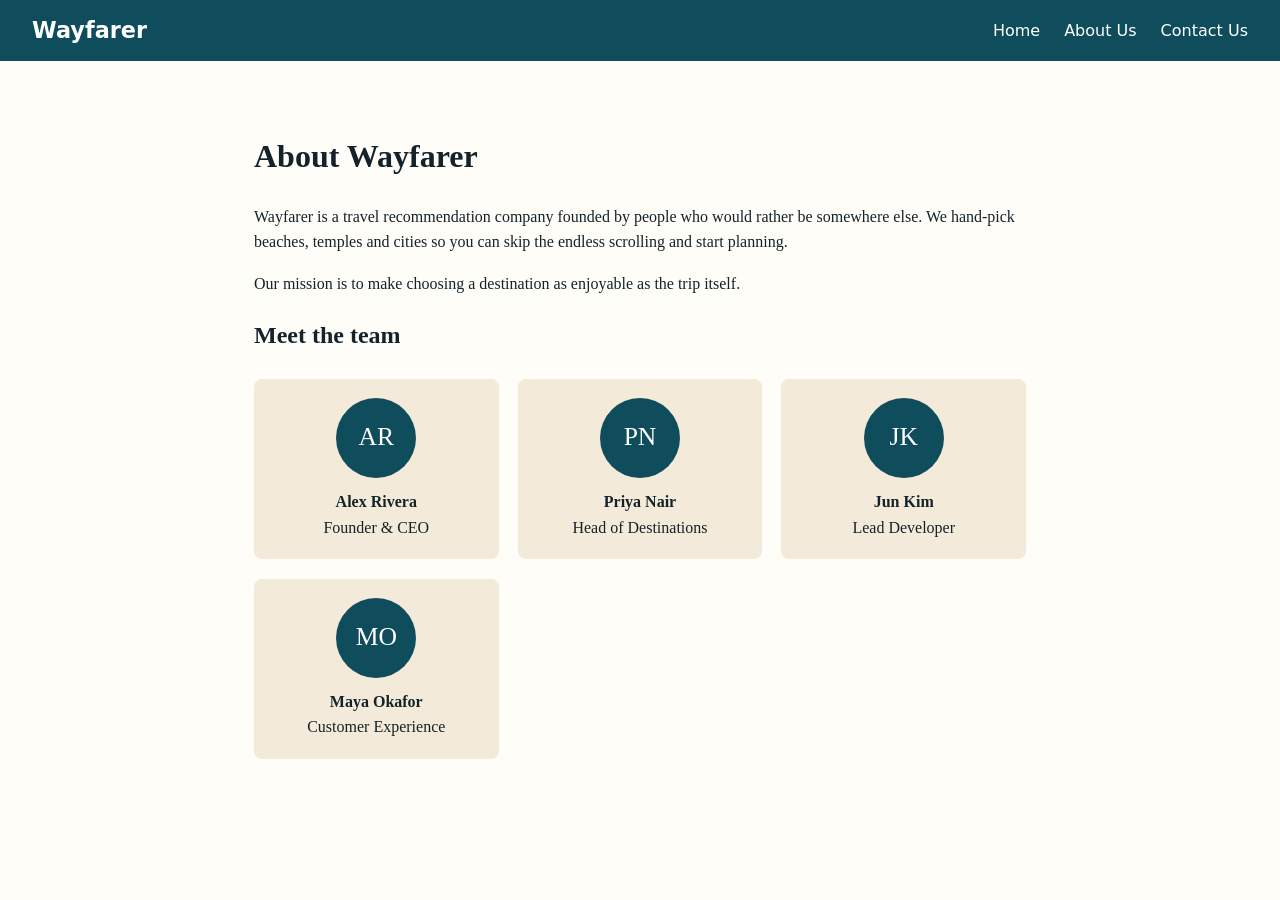
<file: about_us.html>
<!DOCTYPE html>
<html lang="en">
<head>
  <meta charset="UTF-8">
  <meta name="viewport" content="width=device-width, initial-scale=1">
  <title>Wayfarer | About Us</title>
  <link rel="stylesheet" href="style.css">
</head>
<body>
<nav>
  <a class="brand" href="travel_recommendation.html">Wayfarer</a>
  <a href="travel_recommendation.html">Home</a>
  <a href="about_us.html">About Us</a>
  <a href="contact_us.html">Contact Us</a>
</nav>
<main class="page">
  <h1>About Wayfarer</h1>
  <p>Wayfarer is a travel recommendation company founded by people who would rather be somewhere else. We hand-pick beaches, temples and cities so you can skip the endless scrolling and start planning.</p>
  <p>Our mission is to make choosing a destination as enjoyable as the trip itself.</p>
  <h2>Meet the team</h2>
  <div class="team">
    <div class="member"><div class="avatar">AR</div><strong>Alex Rivera</strong><br>Founder &amp; CEO</div>
    <div class="member"><div class="avatar">PN</div><strong>Priya Nair</strong><br>Head of Destinations</div>
    <div class="member"><div class="avatar">JK</div><strong>Jun Kim</strong><br>Lead Developer</div>
    <div class="member"><div class="avatar">MO</div><strong>Maya Okafor</strong><br>Customer Experience</div>
  </div>
</main>
</body>
</html>
</file>
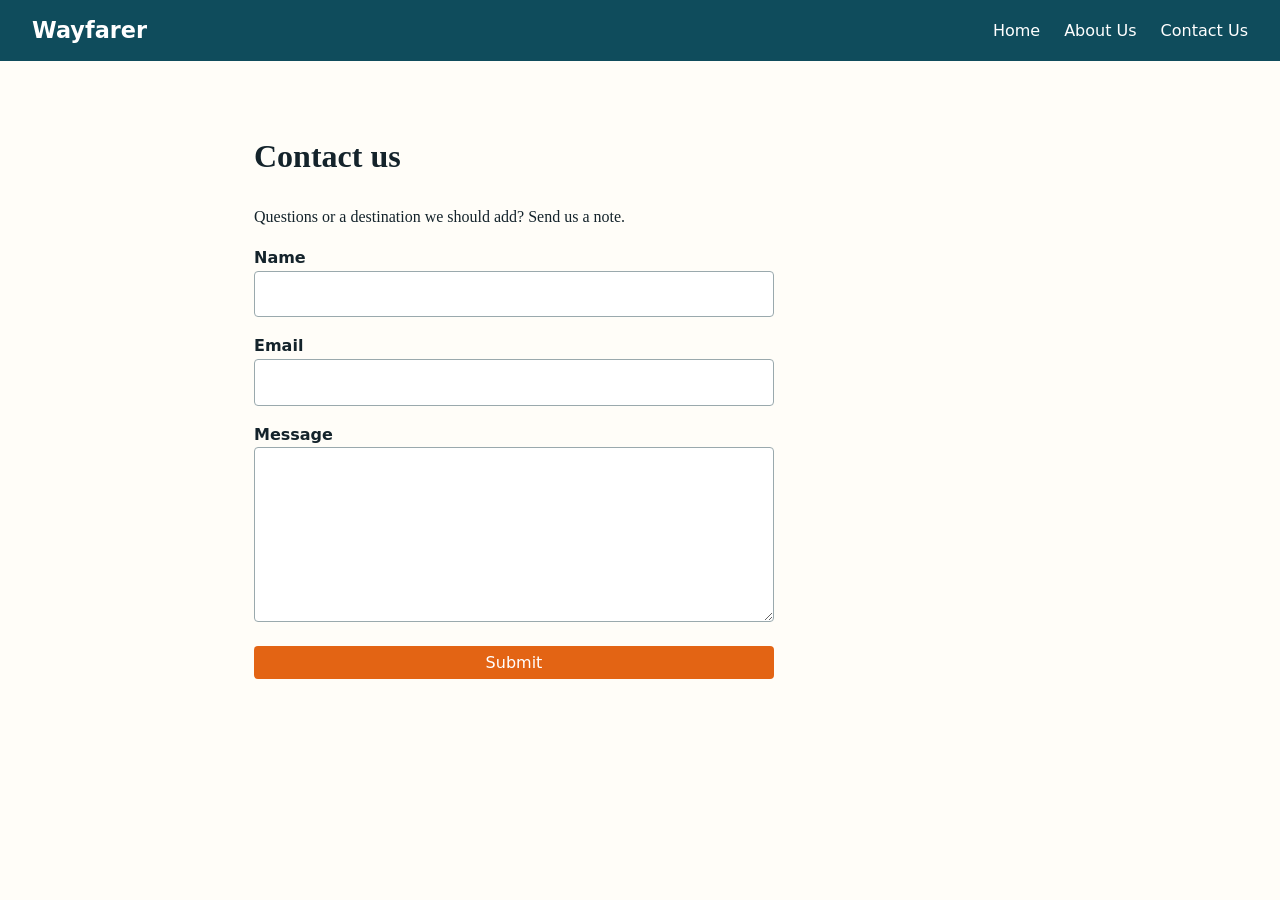
<file: contact_us.html>
<!DOCTYPE html>
<html lang="en">
<head>
  <meta charset="UTF-8">
  <meta name="viewport" content="width=device-width, initial-scale=1">
  <title>Wayfarer | Contact Us</title>
  <link rel="stylesheet" href="style.css">
</head>
<body>
<nav>
  <a class="brand" href="travel_recommendation.html">Wayfarer</a>
  <a href="travel_recommendation.html">Home</a>
  <a href="about_us.html">About Us</a>
  <a href="contact_us.html">Contact Us</a>
</nav>
<main class="page">
  <h1>Contact us</h1>
  <p>Questions or a destination we should add? Send us a note.</p>
  <form id="contactForm">
    <div><label for="name">Name</label><input type="text" id="name" name="name" required></div>
    <div><label for="email">Email</label><input type="email" id="email" name="email" required></div>
    <div><label for="message">Message</label><textarea id="message" name="message" rows="6" required></textarea></div>
    <button type="submit" class="btn">Submit</button>
  </form>
  <p id="thanks" role="status"></p>
</main>
<script>
document.getElementById('contactForm').addEventListener('submit', function (e) {
  e.preventDefault();
  document.getElementById('thanks').textContent = 'Thanks, ' + this.name.value + '! We will reply soon.';
  this.reset();
});
</script>
</body>
</html>
</file>
<file: style.css>
:root{--ink:#14232b;--sea:#0f4c5c;--sand:#f3ead9;--coral:#e36414;--paper:#fffdf8}
*{box-sizing:border-box}
body{margin:0;font-family:Georgia,"Times New Roman",serif;color:var(--ink);background:var(--paper);line-height:1.6}
nav{display:flex;flex-wrap:wrap;align-items:center;gap:1rem 1.5rem;padding:.8rem 2rem;background:var(--sea);color:#fff;position:sticky;top:0;z-index:10}
.brand{font-size:1.4rem;font-weight:bold;margin-right:auto;color:#fff;text-decoration:none}
nav a{color:#fff;text-decoration:none;font-family:system-ui,sans-serif}
nav a:hover,nav a:focus-visible{text-decoration:underline}
.search{display:flex;gap:.4rem}
.search input{padding:.45rem .7rem;border:0;border-radius:4px;min-width:220px;font-size:1rem}
button,.btn{padding:.45rem 1rem;border:0;border-radius:4px;background:var(--coral);color:#fff;font-size:1rem;cursor:pointer;font-family:system-ui,sans-serif}
button.secondary{background:transparent;border:1px solid #fff}
:focus-visible{outline:3px solid #ffd166;outline-offset:2px}
.hero{min-height:70vh;display:flex;align-items:center;padding:3rem 2rem;color:#fff;
 background:linear-gradient(rgba(10,35,45,.65),rgba(10,35,45,.65)),url("images/background.jpg") center/cover,linear-gradient(135deg,#0f4c5c,#e36414)}
.hero div{max-width:620px}
.hero h1{font-size:clamp(2.2rem,6vw,4rem);line-height:1.1;margin:0 0 1rem}
.socials{display:flex;gap:.8rem;margin-top:1.5rem}
.socials a{width:42px;height:42px;display:grid;place-items:center;border:1px solid #fff;border-radius:50%;color:#fff;font:bold .9rem system-ui,sans-serif;text-decoration:none}
.socials a:hover{background:var(--coral);border-color:var(--coral)}
#results{display:grid;grid-template-columns:repeat(auto-fit,minmax(260px,1fr));gap:1.5rem;padding:2rem;background:var(--sand)}
#results:empty{display:none}
.card{background:#fff;border-radius:8px;overflow:hidden;box-shadow:0 2px 8px rgba(0,0,0,.15)}
.card img{width:100%;height:190px;object-fit:cover;display:block;background:#cbd5d8}
.card .body{padding:1rem}
.card h3{margin:0 0 .4rem}
.time{font:.9rem system-ui,sans-serif;color:var(--sea);margin-top:.5rem}
.msg{grid-column:1/-1;text-align:center}
.page{max-width:820px;margin:0 auto;padding:3rem 1.5rem}
.team{display:grid;grid-template-columns:repeat(auto-fit,minmax(200px,1fr));gap:1.2rem;margin-top:1.5rem}
.member{background:var(--sand);padding:1.2rem;border-radius:8px;text-align:center}
.avatar{width:80px;height:80px;border-radius:50%;background:var(--sea);color:#fff;display:grid;place-items:center;margin:0 auto .7rem;font-size:1.6rem}
form{display:grid;gap:1rem;max-width:520px}
label{font-family:system-ui,sans-serif;font-weight:600}
input,textarea{width:100%;padding:.6rem;border:1px solid #9aa9ad;border-radius:4px;font:inherit}
</file>
